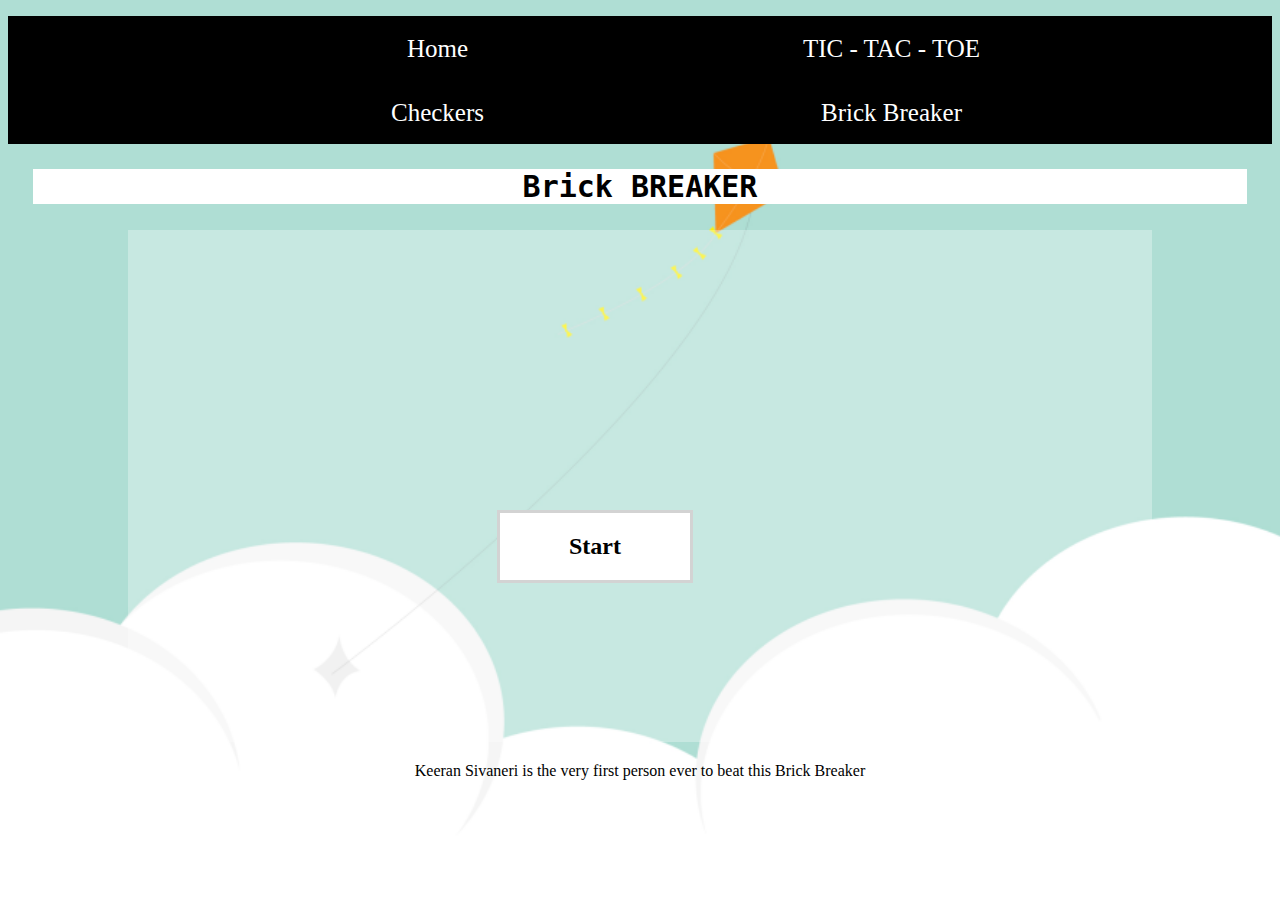
<file: Brickbreaker.html>
<!DOCTYPE html>
<html>
    <head>
        <meta charset="UTF-8" />
        <meta name="viewport" content="width=device-width, initial-scale=1.0" />
        <meta http-equiv="X-UA-Compatible" content="ie=edge" />

        <link href = "css/styles.css" rel = "stylesheet" type = "text/css" />
        <script defer src = "js/app.js"></script>


        <title>BRICK BREAKER</title>
    </head>
    <body>
      <header>
        <div class="nav">
          <nav>
            <ul>
              <li><a href="index.html">Home</a></li>
              <li><a href="tic-tac-toe.html">TIC - TAC - TOE</a></li>
              <li><a href="Checkers.html">Checkers</a></li>
              <li><a href="Brickbreaker.html">Brick Breaker</a></li>
            </ul>
          </nav>
        </div>
      </header>
      <center>
        <h2 id="introtext2">Brick BREAKER</h2>
        <div id = "bREAK">
            <canvas id = "bREAKBOARD" width = "1024" height = "512"></canvas>
            <p>Keeran Sivaneri is the very first person ever to beat this Brick Breaker<p>
        </div>
      </center>
    </body>
</html>
</file>
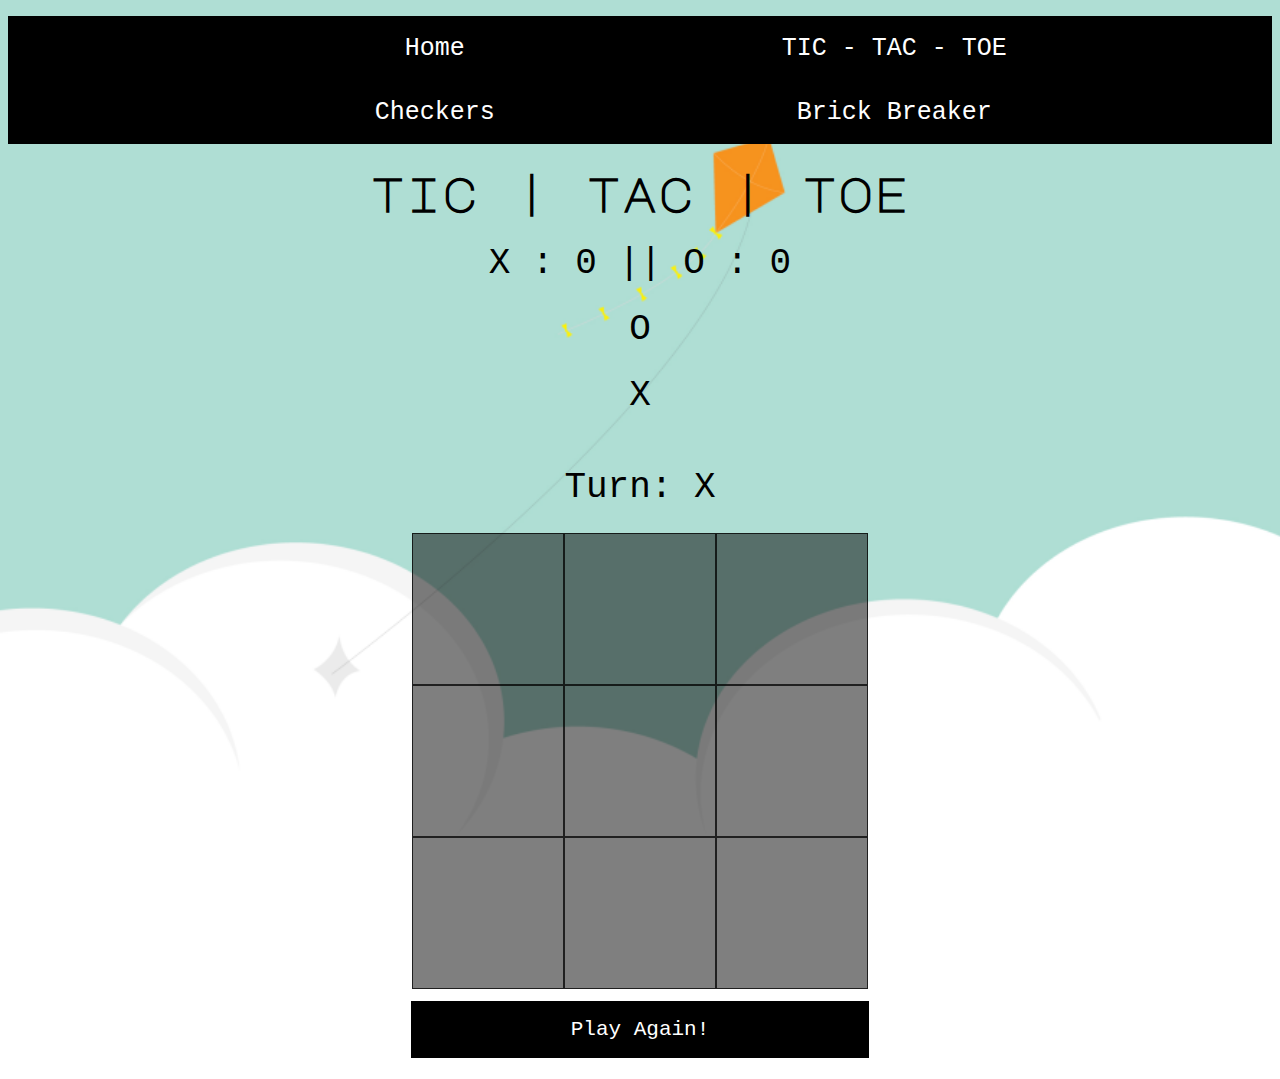
<file: tic-tac-toe.html>
<!DOCTYPE html>
<html lang="en">
  <head>
    <meta charset="UTF-8"/>
    <meta name ="viewport" content="width=device-width, initial-scale=1.0" />
    <meta http-equiv="X-UA-Compatible" content = "ie-edge" />
    <link href="https://fonts.googleapis.com/css?family=Major+Mono+Display" rel="stylesheet" />
    <link href="css/tac.css" rel="stylesheet" type="text/css" />
    <script defer src="js/tac.js"></script>

    <title> APCSP Tic-Tac-Toe</title>

  </head>
  <body>
    <header>
      <div class="nav">
        <nav>
          <ul>
            <li><a href="index.html">Home</a></li>
            <li><a href="tic-tac-toe.html">TIC - TAC - TOE</a></li>
            <li><a href="Checkers.html">Checkers</a></li>
            <li><a href="Brickbreaker.html">Brick Breaker</a></li>
          </ul>
        </nav>
      </div>
    </header>
    <h1>tic | tac | toe</h1>
    <div class = "bar">
        <h2 id = "Wincount"> X : 0 || O : 0</h2>
        <div>
            <h2 id="O">O</h2>
            <h2 id="X">X</h2>
        </div>
    </div>

    <div class = "container column">
        <h2 id = "Turny">Turn: X</h2>
        <div class="container wrap" id="board">
            <div class="square"></div>
            <div class="square"></div>
            <div class="square"></div>
            <div class="square"></div>
            <div class="square"></div>
            <div class="square"></div>
            <div class="square"></div>
            <div class="square"></div>
            <div class="square"></div>
        </div>
        <div id = "reset-button">Play Again!</div>
    </div>
  </body>
</html>
</file>
<file: css/styles.css>
#bREAKBOARD {
    top : 50px;
    right : 20px;

}
#start {
    padding : 20px;
    background-color: gray;
    outline-style: solid;
    outline-color: lightgray;
    width : 150px;
    color: white;
    position : absolute;
    bottom : 300px;
    left: 500px;
}
.container {
    background-color: Blue;
    width : 1024;
    height : 512;
    top : 50px;
    right : 20px;
}

/* NAVIAGTION BAR */

.nav ul {
  list-style: none;
  background: black;
  text-align: center;
  padding: 0: margin:0;
}

.nav li {
  display: inline-block;
}

.nav a {
  text-decoration: none;
  color: #fff;
  display: block;
  font-size: 25px;
  line-height: 55px;
  margin: 1%;
  text-align: center;
  width: 450px;
}

.nav a:hover {
  background: #333333;
  transition: 0.4s;
}

#title {
  background-color: black;
  border: 5px solid black;
  color: white;
  line-height: 55px;
  text-align: center;
  width: auto;
}

/* PAGE BACKGROUNDS */
body{
  background: url("../img/background.png") no-repeat center center fixed;
  background-size: cover;
}

/* INDEX */


.introcontainer{
  background-color: rgba(0, 0, 0, 0.45);
  margin-top: 1%;
  padding-bottom: 2%;
  border: 5px solid black;
  color: white;
  line-height: 55px;
  text-align: center;
  width: auto;
}

#introtext{
    margin: 0 auto;
    font-family: "Major Mono Display", monospace;
    font-size: 30px;
    margin: 2%;
    background-blend-mode: color-dodge;
    color: white;
    background: rgba(0, 0, 0, 0.5);
}

#introtext2{
    margin: 0 auto;
    font-family: "Major Mono Display", monospace;
    font-size: 30px;
    margin: 2%;
    background-blend-mode: color-dodge;
    color: black;
    background: white;
}

/* BRICK BREAKER */



#start{
  color: black;
  background: white;
}

#text{
  border: black;
  background: rgba(255, 255, 255, 0.5);
}

#bREAK{
  width: 1024px;
  height: 512px;
  background: rgba(255, 255, 255, 0.3);
}

#paddle{
    background: black;
}
</file>
<file: css/tac.css>
/*
 * Sets the overall styles for the page. There aren't many. All text
 * is centered, and the font is a monospaced Roboto (from Google).
 */

body {
  background: url("../img/background.png") no-repeat center center fixed;
  background-size: cover;
  text-align: center;
  font-family: "Roboto", monospace;
}

/*
 * The header has a different font than the rest of the page. It's the
 * title, so it makes sense to make it a little different (and bigger).
 */

h1 {
  margin: 0 auto;
  font-family: "Major Mono Display", monospace;
  font-size: 48px;
  margin: 2%;
}

/*
 * The subheader (which let's us know whose turn it is) is a little smaller
 * and less prominent.
 */

h2 {
  font-size: 36px;
  font-weight: lighter;
  margin: 2%;
}

/*
 * The container is a flex-box, which is a powerful layout tool. It grows
 * dyanamically, and allows us to position our elements with precision.
 */

.container {
  display: flex;                /* set our display property to use flex-box */
  justify-content: center;      /* center container horizontally */
  align-items: center;          /* center content vertically */
}

/*
 * We want to display the subheader, board, and reset button in a single
 * vertical column.
 */

.column {
  height: 100%;
  width: 100%;
  flex-direction: column;       /* align children in columns instead of rows */
}

/*
 * This ensures that we get three rows of three squares, rather than a single
 * row of nine squares.
 */

.wrap {
  flex-wrap: wrap;              /* tells container to drop down once it reaches max-width */
  height: 456px;
  width: 456px;
}

/*
 * The square itself. We give it a specific size and border.
 */

 .square {
   border: 1px solid rgba(0, 0, 0, 0.75);
   font-size: 96px;
   height: 150px;
   line-height: 150px;
   user-select: none;
   width: 150px;
   background-color: rgba(0,0,0, 0.5);
   color: white;
 }

/*
 * And we give it a little flare when the user mouses over a square.
 */

.square:hover {
  background-color: rgba(0,0,0, 0.8);
  cursor: pointer;
}

/*
 * The reset button sits just below the board.
 */

#reset-button {
  background-color: black;
  border: 1px solid black;
  color: white;
  font-size: 21px;
  line-height: 55px;
  margin: 1%;
  text-align: center;
  width: 456px;
}

/*
 * And a little flare when the user mouses over the button. The color scheme
 * switches (background and foreground).
 */

#reset-button:hover {
  font-size: 24px;
  transition: 0.6s;
  cursor: pointer;
}
#Wincount {
    position : static;
    left: 20%;
    bottom: 20%;
}
#X {
    color : black;
    text-align: inherit;
}
#O {
    color : black;
    text-align: inherit;
}
#O:hover {
    color : orange;
    cursor: pointer;
}
#X:hover {
    color : orange;
    cursor: pointer;
}


/* NAVIAGTION BAR */

.nav ul {
  list-style: none;
  background: black;
  text-align: center;
  padding: 0: margin:0;
}

.nav li {
  display: inline-block;
}

.nav a {
  text-decoration: none;
  color: #fff;
  display: block;
  font-size: 25px;
  line-height: 55px;
  margin: 1%;
  text-align: center;
  width: 450px;
}

.nav a:hover {
  background: #333333;
  transition: 0.4s;
}
</file>
